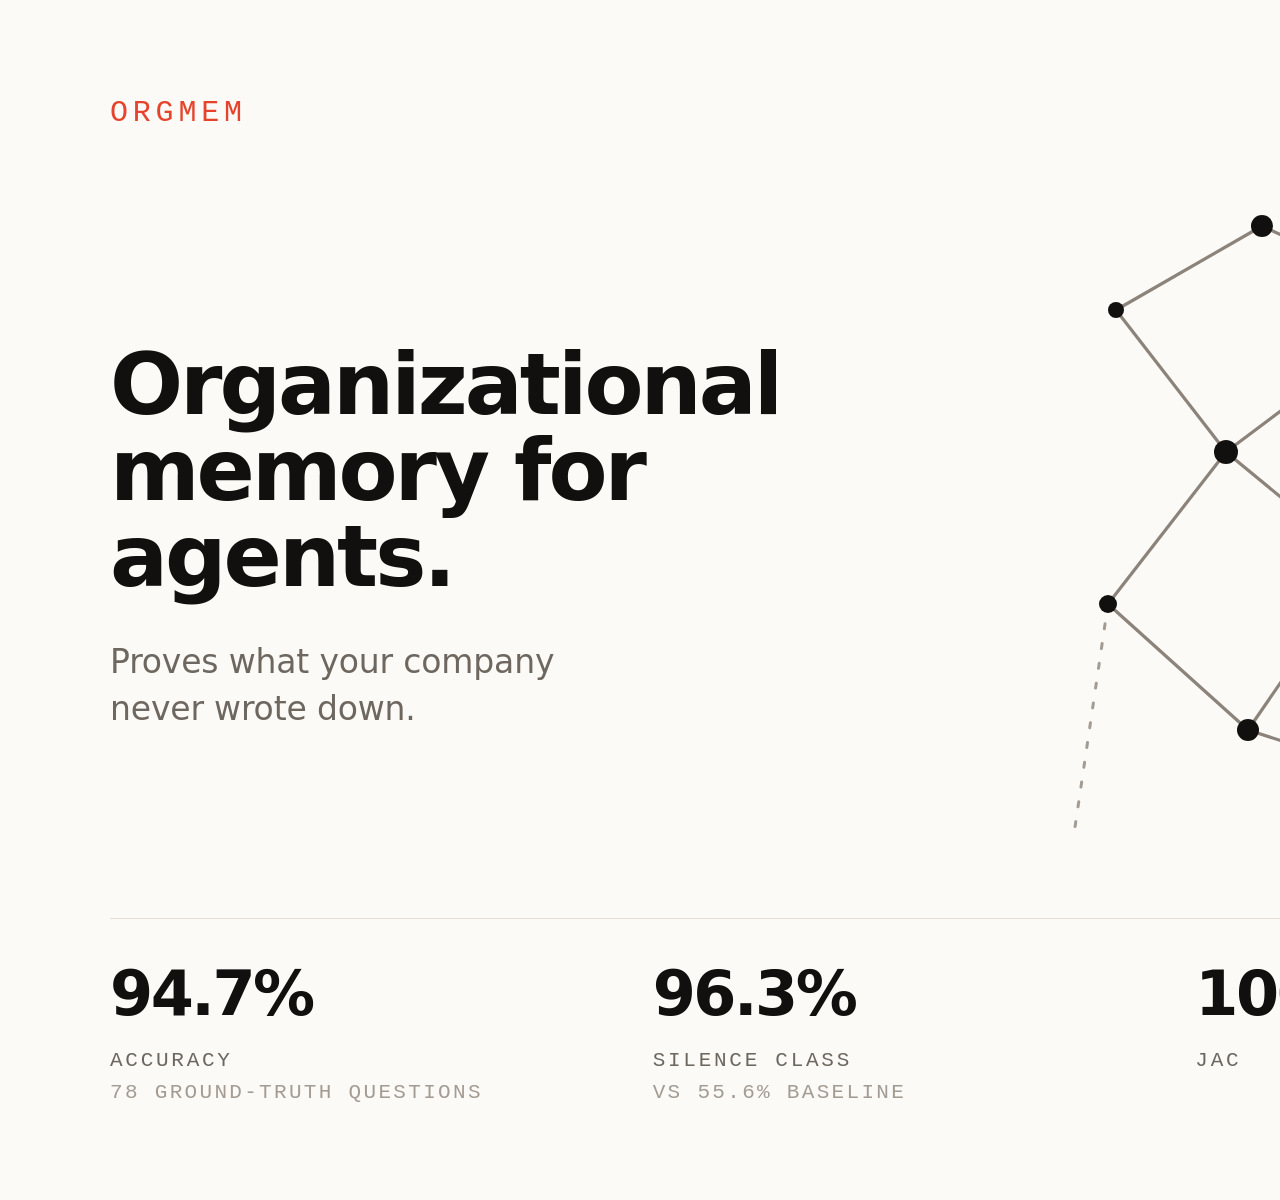
<file: submission/thumbnail.html>
<!doctype html>
<html lang="en">
<head>
<meta charset="utf-8">
<title>orgmem — Devpost thumbnail</title>
<style>
  :root {
    --bg: #FBFAF7;
    --ink: #12100E;
    --muted: #6E675F;
    --faint: #A49C93;
    --rule: #E4DFD6;
    --rule-lit: #D5CEC2;
    --panel: #FFFEFB;
    --accent: #E5432B;
    --mono: ui-monospace, SFMono-Regular, "SF Mono", Menlo, Consolas, monospace;
    --sans: system-ui, -apple-system, "Segoe UI", Helvetica, Arial, sans-serif;
  }

  html, body {
    margin: 0;
    padding: 0;
    width: 1800px;
    height: 1200px;
    overflow: hidden;
  }

  body {
    background: var(--bg);
    color: var(--ink);
    font-family: var(--sans);
    font-synthesis-weight: none;
    -webkit-font-smoothing: antialiased;
    text-rendering: optimizeLegibility;
  }

  .frame {
    box-sizing: border-box;
    width: 1800px;
    height: 1200px;
    padding: 96px 110px 92px;
    display: flex;
    flex-direction: column;
  }

  /* ---------- top row ---------- */

  .top {
    display: flex;
    align-items: baseline;
    justify-content: space-between;
  }

  .wordmark {
    font-family: var(--mono);
    font-size: 30px;
    letter-spacing: 0.16em;
    text-transform: uppercase;
    color: var(--accent);
    margin: 0;
  }

  .eyebrow {
    font-family: var(--mono);
    font-size: 24px;
    letter-spacing: 0.16em;
    text-transform: uppercase;
    color: var(--faint);
    margin: 0;
  }

  /* ---------- main ---------- */

  .main {
    flex: 1;
    display: grid;
    grid-template-columns: 54% 46%;
    align-items: center;
    gap: 40px;
    min-height: 0;
  }

  h1 {
    font-size: 86px;
    line-height: 1.0;
    letter-spacing: -0.035em;
    font-weight: 560;
    margin: 0;
    max-width: 15ch;
  }

  .sub {
    margin: 40px 0 0;
    font-size: 33px;
    line-height: 1.42;
    letter-spacing: -0.005em;
    color: var(--muted);
    max-width: 24ch;
  }

  .copy { margin-top: 26px; }

  .motif {
    justify-self: end;
    align-self: center;
  }

  /* ---------- bottom ---------- */

  .stats {
    border-top: 1px solid var(--rule);
    padding-top: 44px;
    display: grid;
    grid-template-columns: repeat(3, minmax(0, 1fr));
    gap: 48px;
  }

  .stat { margin: 0; }

  .stat-n {
    font-size: 62px;
    line-height: 1;
    letter-spacing: -0.04em;
    font-weight: 560;
    font-variant-numeric: tabular-nums;
  }

  .stat-n-accent { color: var(--accent); }

  .stat-l {
    font-family: var(--mono);
    font-size: 21px;
    line-height: 1.5;
    letter-spacing: 0.13em;
    text-transform: uppercase;
    color: var(--muted);
    margin: 20px 0 0;
  }

  .stat-l span { color: var(--faint); letter-spacing: 0.11em; }
</style>
</head>
<body>
<div class="frame">

  <div class="top">
    <p class="wordmark">orgmem</p>
    <p class="eyebrow">JacHacks SF &middot; 2026</p>
  </div>

  <div class="main">
    <div class="copy">
      <h1>Organizational memory for agents.</h1>
      <p class="sub">Proves what your company never wrote down.</p>
    </div>

    <svg class="motif" width="700" height="780" viewBox="0 0 700 780" fill="none" aria-hidden="true">
      <!-- Structural edges. Mid-tone and thick enough to survive being scaled to a
           Devpost tile; hairlines on cream dissolve there and the graph reads as
           loose dots. -->
      <g stroke="#8C837A" stroke-width="3.2" stroke-linecap="round">
        <line x1="86" y1="176" x2="232" y2="92"/>
        <line x1="232" y1="92" x2="396" y2="168"/>
        <line x1="86" y1="176" x2="196" y2="318"/>
        <line x1="196" y1="318" x2="396" y2="168"/>
        <line x1="396" y1="168" x2="566" y2="96"/>
        <line x1="566" y1="96" x2="648" y2="236"/>
        <line x1="648" y1="236" x2="508" y2="300"/>
        <line x1="396" y1="168" x2="508" y2="300"/>
        <line x1="508" y1="300" x2="628" y2="520"/>
        <line x1="196" y1="318" x2="332" y2="430"/>
        <line x1="332" y1="430" x2="396" y2="168"/>
        <line x1="332" y1="430" x2="508" y2="300"/>
        <line x1="196" y1="318" x2="78" y2="470"/>
        <line x1="78" y1="470" x2="218" y2="596"/>
        <line x1="218" y1="596" x2="332" y2="430"/>
        <line x1="332" y1="430" x2="430" y2="664"/>
        <line x1="430" y1="664" x2="628" y2="520"/>
        <line x1="430" y1="664" x2="556" y2="712"/>
        <line x1="556" y1="712" x2="628" y2="520"/>
        <line x1="218" y1="596" x2="430" y2="664"/>
      </g>

      <!-- The paths that converge on the absent node. -->
      <g stroke="#8C837A" stroke-width="3.2" stroke-linecap="round">
        <line x1="396" y1="168" x2="466" y2="244"/>
        <line x1="508" y1="300" x2="466" y2="244"/>
        <line x1="332" y1="430" x2="466" y2="244"/>
      </g>

      <!-- Edges running off into empty ground: what was never written down. -->
      <g stroke="#A49C93" stroke-width="3" stroke-linecap="round" stroke-dasharray="5 15">
        <line x1="466" y1="244" x2="392" y2="52"/>
        <line x1="466" y1="244" x2="676" y2="404"/>
        <line x1="78" y1="470" x2="44" y2="700"/>
      </g>

      <!-- Nodes. Thirteen, hand-placed, radii varied. -->
      <g fill="#12100E">
        <circle cx="86" cy="176" r="8"/>
        <circle cx="232" cy="92" r="11"/>
        <circle cx="396" cy="168" r="14"/>
        <circle cx="566" cy="96" r="9"/>
        <circle cx="648" cy="236" r="8"/>
        <circle cx="508" cy="300" r="13"/>
        <circle cx="196" cy="318" r="12"/>
        <circle cx="332" cy="430" r="16"/>
        <circle cx="78" cy="470" r="9"/>
        <circle cx="218" cy="596" r="11"/>
        <circle cx="430" cy="664" r="12"/>
        <circle cx="628" cy="520" r="13"/>
        <circle cx="556" cy="712" r="8"/>
      </g>

      <!-- The absent node. -->
      <circle cx="466" cy="244" r="46" fill="#FBFAF7"/>
      <circle cx="466" cy="244" r="46" fill="none" stroke="#E5432B" stroke-width="2.8" opacity="0.4"/>
      <circle cx="466" cy="244" r="30" fill="none" stroke="#E5432B" stroke-width="3.4" opacity="0.75"/>
      <circle cx="466" cy="244" r="18" fill="#E5432B"/>
    </svg>
  </div>

  <div class="stats">
    <p class="stat">
      <span class="stat-n">94.7%</span>
      <span class="stat-l" style="display:block">Accuracy<br><span>78 ground-truth questions</span></span>
    </p>
    <p class="stat">
      <span class="stat-n">96.3%</span>
      <span class="stat-l" style="display:block">Silence class<br><span>vs 55.6% baseline</span></span>
    </p>
    <p class="stat">
      <span class="stat-n">100%</span>
      <span class="stat-l" style="display:block">Jac</span>
    </p>
  </div>

</div>
</body>
</html>
</file>
